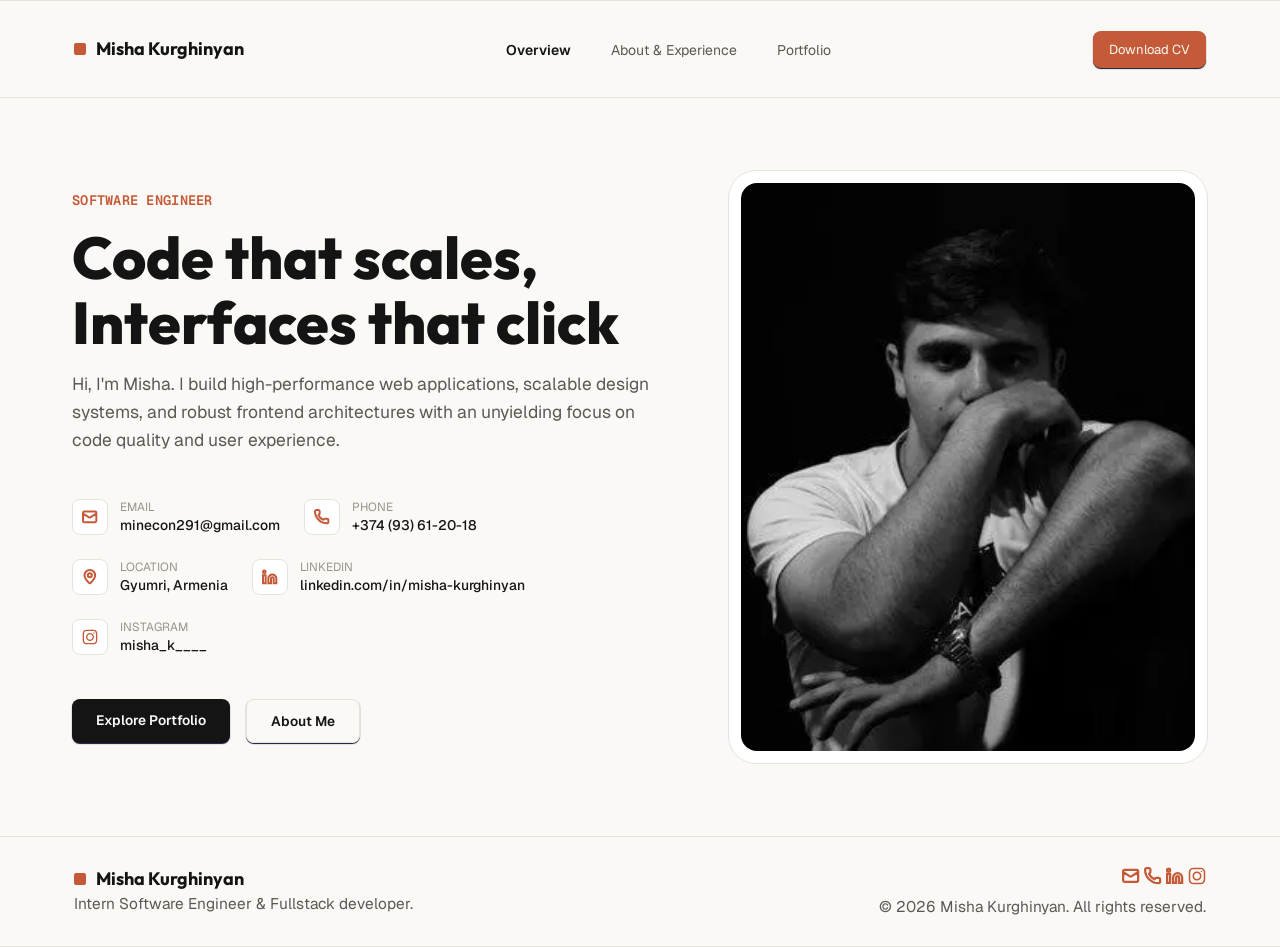
<file: index.html>
<!doctype html>
<html lang="en">
  <head>
    <meta charset="UTF-8" >
    <meta name="viewport" content="width=device-width, initial-scale=1.0" >
    <meta
      name="description"
      content="CV that contains some information about Misha Kurghinyan."
    >
    <link rel="stylesheet" href="styles/home.css" >
    <link rel="stylesheet" href="styles/about.css" >
    <link rel="stylesheet" href="styles/portfolio.css" >
    <link rel="stylesheet" href="styles/main.css" >
    <script src="scripts/hamburger.js" defer></script>
    <script src="scripts/navigation.js" defer></script>
    <script src="scripts/portfolio-category.js" defer></script>
    <title>Misha Kurghinyan | CV</title>
  </head>
  <body>
    <header class="header content">
      <a href="index.html">
        <h1>
          <span class="mobile-text title logo">Misha K.</span>
          <span class="desktop-text title logo">Misha Kurghinyan</span>
        </h1>
      </a>

      <nav aria-label="Main Navigation">
        <ul class="nav-links">
          <li><a href="#home" class="active" data-link>Overview</a></li>
          <li><a href="#about" data-link>About & Experience</a></li>
          <li><a href="#portfolio" data-link>Portfolio</a></li>
        </ul>
      </nav>

      <a
        href="assets/cv/misha-kurghinyan-cv.pdf"
        download="misha-kurghinyan-cv.pdf"
        class="action-btn download"
      >
        Download CV
      </a>
      <button
        id="hamburger"
        class="icon-button hamburger"
        aria-label="Toggle navigation menu"
        aria-expanded="false"
        aria-controls="hamburger-component"
      >
        <img
          src="assets/icons/hamburger.svg"
          alt=""
          class="hamburger-icon"
          width="24"
          height="24"
        >
      </button>
      <div id="hamburger-component" class="hamburger-component">
        <nav aria-label="Main Navigation">
          <ul class="hamburger_nav-links">
            <li><a href="#home" class="active" data-link>Overview</a></li>
            <li><a href="#about" data-link>About & Experience</a></li>
            <li><a href="#portfolio" data-link>Portfolio</a></li>
          </ul>
          <button
            id="close"
            class="icon-button close"
            aria-expanded="true"
            aria-label="Close Navigation Menu"
            aria-controls="hamburger-component"
          >
            <img
              src="assets/icons/close.svg"
              alt=""
              class="close-icon"
              width="24"
              height="24"
            >
          </button>
        </nav>
        <a
          href="assets/cv/misha-kurghinyan-cv.pdf"
          download="misha-kurghinyan-cv.pdf"
          class="action-btn download-mobile"
        >
          Download CV
        </a>
      </div>
    </header>

    <main class="main content">
      <section id="home" class="page-section active">
        <h2 class="visually-hidden">Home Page</h2>
        <article class="information">
          <div class="information-main">
            <span class="highlighted-text information-main_profession">
              SOFTWARE ENGINEER
            </span>
            <p class="title information-main_role">
              Code that scales, Interfaces that click
            </p>
            <p class="information-main_description">
              Hi, I'm Misha. I build high-performance web applications, scalable
              design systems, and robust frontend architectures with an
              unyielding focus on code quality and user experience.
            </p>
          </div>

          <div class="information-contacts">
            <div class="information-contact">
              <a
                href="mailto:minecon291@gmail.com"
                class="information-contact_icon"
                aria-label="Send Email"
              >
                <img
                  src="assets/icons/email.svg"
                  alt=""
                  width="16"
                  height="16"
                >
              </a>
              <div class="information-contact_text">
                <h3 class="information-contact_text-title">EMAIL</h3>
                <a
                  href="mailto:minecon291@gmail.com"
                  class="information-contact_text-description"
                >
                  minecon291@gmail.com
                </a>
              </div>
            </div>

            <div class="information-contact">
              <a
                href="tel:+37493612018"
                class="information-contact_icon"
                aria-label="Call Phone Number"
              >
                <img
                  src="assets/icons/phone.svg"
                  alt=""
                  width="16"
                  height="16"
                >
              </a>
              <div class="information-contact_text">
                <h3 class="information-contact_text-title">PHONE</h3>
                <a
                  href="tel:+37493612018"
                  class="information-contact_text-description"
                >
                  +374 (93) 61-20-18
                </a>
              </div>
            </div>

            <div class="information-contact">
              <a
                href="https://www.google.com/maps/place/Gyumri/@40.7929026,43.8464971,13z"
                target="_blank"
                rel="noopener noreferrer"
                class="information-contact_icon"
                aria-label="View Location on Maps"
              >
                <img
                  src="assets/icons/location.svg"
                  alt=""
                  width="16"
                  height="16"
                >
              </a>
              <div class="information-contact_text">
                <h3 class="information-contact_text-title">LOCATION</h3>
                <a
                  href="https://www.google.com/maps/place/Gyumri/@40.7929026,43.8464971,13z"
                  target="_blank"
                  rel="noopener noreferrer"
                  class="information-contact_text-description"
                >
                  Gyumri, Armenia
                </a>
              </div>
            </div>

            <div class="information-contact">
              <a
                href="https://www.linkedin.com/in/misha-kurghinyan-579920340/"
                target="_blank"
                rel="noopener noreferrer"
                class="information-contact_icon"
                aria-label="LinkedIn Profile"
              >
                <img
                  src="assets/icons/linkedin.svg"
                  alt=""
                  width="16"
                  height="16"
                >
              </a>
              <div class="information-contact_text">
                <h3 class="information-contact_text-title">LINKEDIN</h3>
                <a
                  href="https://www.linkedin.com/in/misha-kurghinyan-579920340/"
                  target="_blank"
                  rel="noopener noreferrer"
                  class="information-contact_text-description"
                >
                  linkedin.com/in/misha-kurghinyan
                </a>
              </div>
            </div>

            <div class="information-contact">
              <a
                href="https://www.instagram.com/misha_k____/"
                target="_blank"
                rel="noopener noreferrer"
                class="information-contact_icon"
                aria-label="Instagram Profile"
              >
                <img
                  src="assets/icons/instagram.svg"
                  alt=""
                  width="16"
                  height="16"
                >
              </a>
              <div class="information-contact_text">
                <h3 class="information-contact_text-title">INSTAGRAM</h3>
                <a
                  href="https://www.instagram.com/misha_k____/"
                  target="_blank"
                  rel="noopener noreferrer"
                  class="information-contact_text-description"
                >
                  misha_k____
                </a>
              </div>
            </div>
          </div>

          <div class="information-nav">
            <a
              href="#portfolio"
              class="action-btn information-nav_link portfolio-link"
              data-link
            >
              Explore Portfolio
            </a>
            <a
              href="#about"
              class="action-btn information-nav_link about-link"
              data-link
            >
              About Me
            </a>
          </div>
        </article>

        <figure class="picture-container profile-picture">
          <img
            src="assets/images/profile.webp"
            alt="Misha Kurghinyan"
            width="456"
            height="576"
          >
        </figure>
      </section>
      <section id="about" class="page-section">
        <h2 class="visually-hidden">About</h2>
        <article class="about-left-block">
          <div class="about-bio-block">
            <span class="highlighted-text sub-title">THE STORY</span>
            <h2 class="title bio-title">
              Where backend architecture meets frontend design
            </h2>
            <p class="bio-description">
              I believe great interfaces are engineered, not just styled. My
              background spans both backend systems and frontend architecture,
              giving me a distinct perspective on component scalability, state
              management, and visual precision.
            </p>
          </div>

          <hr aria-hidden="true" >

          <div class="about-skills-block">
            <span class="sub-title">LANGUAGES</span>
            <div class="about-skills">
              <div class="about-skill-row">
                <label class="title about-progress-label" for="arm"
                  >Armenian</label
                >
                <progress
                  id="arm"
                  max="100"
                  value="100"
                  aria-valuetext="Native Speaker"
                >
                  Native
                </progress>
              </div>
              <div class="about-skill-row">
                <label class="title about-progress-label" for="rus"
                  >Russian</label
                >
                <progress
                  id="rus"
                  max="100"
                  value="80"
                  aria-valuetext="C1 Advanced"
                >
                  C1
                </progress>
              </div>
              <div class="about-skill-row">
                <label class="title about-progress-label" for="en"
                  >English</label
                >
                <progress
                  id="en"
                  max="100"
                  value="56"
                  aria-valuetext="B1+ Upper Intermediate"
                >
                  B1+
                </progress>
              </div>
            </div>
          </div>

          <hr aria-hidden="true">

          <div class="about-skills-block">
            <span class="sub-title">SKILLS</span>
            <div class="about-skills">
              <div class="about-skill-row">
                <label class="title about-progress-label" for="html"
                  >HTML</label
                >
                <progress id="html" max="100" value="50">50%</progress>
              </div>
              <div class="about-skill-row">
                <label class="title about-progress-label" for="css">CSS</label>
                <progress id="css" max="100" value="50">50%</progress>
              </div>
              <div class="about-skill-row">
                <label class="title about-progress-label desktop" for="JS"
                  >JavaScript</label
                >
                <label class="title about-progress-label mobile" for="JS"
                  >JS</label
                >
                <progress id="JS" max="100" value="50">50%</progress>
              </div>
              <div class="about-skill-row">
                <label class="title about-progress-label" for="rjs"
                  >ReactJS</label
                >
                <progress id="rjs" max="100" value="35">35%</progress>
              </div>
              <div class="about-skill-row">
                <label class="title about-progress-label" for="nxtjs"
                  >NextJS</label
                >
                <progress id="nxtjs" max="100" value="30">30%</progress>
              </div>
              <div class="about-skill-row">
                <label class="title about-progress-label" for="vite"
                  >Vite</label
                >
                <progress id="vite" max="100" value="25">25%</progress>
              </div>
              <div class="about-skill-row">
                <label class="title about-progress-label" for="ndjs"
                  >NodeJS</label
                >
                <progress id="ndjs" max="100" value="30">30%</progress>
              </div>
              <div class="about-skill-row">
                <label class="title about-progress-label" for="xprsjs"
                  >ExpressJS</label
                >
                <progress id="xprsjs" max="100" value="35">35%</progress>
              </div>
              <div class="about-skill-row">
                <label class="title about-progress-label" for="nstjs"
                  >NestJS</label
                >
                <progress id="nstjs" max="100" value="30">30%</progress>
              </div>
              <div class="about-skill-row">
                <label class="title about-progress-label" for="msql"
                  >MySQL</label
                >
                <progress id="msql" max="100" value="30">30%</progress>
              </div>
              <div class="about-skill-row">
                <label class="title about-progress-label desktop" for="psql"
                  >PortgreSQL</label
                >
                <label class="title about-progress-label mobile" for="psql"
                  >PSQL</label
                >
                <progress id="psql" max="100" value="30">30%</progress>
              </div>
              <div class="about-skill-row">
                <label class="title about-progress-label" for="mdb"
                  >MongoDB</label
                >
                <progress id="mdb" max="100" value="20">20%</progress>
              </div>
              <div class="about-skill-row">
                <label class="title about-progress-label" for="docker"
                  >Docker</label
                >
                <progress id="docker" max="100" value="15">15%</progress>
              </div>
            </div>
          </div>
        </article>

        <hr aria-hidden="true" class="mobile-hr" >

        <article class="about-right-block">
          <div class="about-education-block">
            <span class="sub-title">EDUCATION TIMELINE</span>
            <div class="about-education_row">
              <span
                class="highlighted-text about-education-period"
                style="grid-area: period"
              >
                2021 - 2024
              </span>
              <h3 class="title profession-name" style="grid-area: profession">
                Gyumri Craftsman State School No. 4
              </h3>
              <h4 class="school-name" style="grid-area: school">
                Student - Computer Operator
              </h4>
              <p class="education-description" style="grid-area: description">
                Completed a 3-year practical program focused on PC hardware
                assembly, component installation, and setting up wired/wireless
                network connections. Developed operational proficiency across
                core desktop software, including Microsoft Office (Word, Excel,
                PowerPoint), Adobe Photoshop, and CorelDRAW for graphic asset
                creation.
              </p>
            </div>
            <div class="about-education_row">
              <span
                class="highlighted-text about-education-period"
                style="grid-area: period"
              >
                2012 - 2021
              </span>
              <h3 class="title profession-name" style="grid-area: profession">
                Gyumri Secondary School No. 23
              </h3>
              <h4 class="school-name" style="grid-area: school">Student</h4>
              <p class="education-description" style="grid-area: description">
                Completed standard secondary education covering core academic
                disciplines, including mathematics, sciences, literature, and
                social studies.
              </p>
            </div>
            <div class="about-education_row">
              <span
                class="highlighted-text about-education-period"
                style="grid-area: period"
              >
                2011 - 2012
              </span>
              <h3 class="title profession-name" style="grid-area: profession">
                Gyumri Primary School No. 21
              </h3>
              <h4 class="school-name" style="grid-area: school">Student</h4>
              <p class="education-description" style="grid-area: description">
                Attended Grade 1; completed foundational early-childhood
                literacy and basic math modules.
              </p>
            </div>
          </div>

          <hr aria-hidden="true" >

          <div class="about-hobbies_block">
            <span class="sub-title">HOBBIES</span>
            <div class="about-hobbies_list">
              <div class="hobby">
                <img
                  src="assets/icons/read.svg"
                  width="24"
                  height="24"
                  alt=""
                >
                <span class="about-hobby">Reading</span>
              </div>
              <div class="hobby">
                <img
                  src="assets/icons/study.svg"
                  width="24"
                  height="24"
                  alt=""
                >
                <span class="about-hobby">Learning</span>
              </div>
              <div class="hobby">
                <img
                  src="assets/icons/piano.svg"
                  width="24"
                  height="24"
                  alt=""
                >
                <span class="about-hobby">Piano</span>
              </div>
              <div class="hobby">
                <img
                  src="assets/icons/guitar.svg"
                  width="24"
                  height="24"
                  alt=""
                >
                <span class="about-hobby">Guitar</span>
              </div>
              <div class="hobby">
                <img src="assets/icons/run.svg" width="24" height="24" alt="" >
                <span class="about-hobby">Walking</span>
              </div>
              <div class="hobby">
                <img src="assets/icons/run.svg" width="24" height="24" alt="" >
                <span class="about-hobby">Running</span>
              </div>
              <div class="hobby" style="border: none">
                <img src="assets/icons/gym.svg" width="24" height="24" alt="" >
                <span class="about-hobby">GYM</span>
              </div>
            </div>
          </div>
        </article>
      </section>
      <section id="portfolio" class="page-section">
        <h2 class="visually-hidden">Portfolio Page</h2>
        <div class="portfolio-intro">
          <span class="highlighted-text sub-title">SELECTED ARCHIVE</span>
          <h2 class="title portfolio-title">Selected Projects</h2>
        </div>
        <div class="portfolio-category-bar" role="tablist">
          <button
            id="tab-all"
            type="button"
            role="tab"
            aria-controls="all-portfolio"
            aria-selected="true"
            data-category-name="all"
            class="action-btn category active"
          >
            <span class="desktop">All Projects</span>
            <span class="mobile">All</span>
          </button>
          <button
            id="tab-programming"
            type="button"
            role="tab"
            class="action-btn category"
            aria-controls="all-portfolio"
            aria-selected="false"
            data-category-name="programming"
          >
            <span>Programming</span>
          </button>
          <button
            id="tab-photoshop"
            type="button"
            role="tab"
            aria-controls="all-portfolio"
            class="action-btn category"
            aria-selected="false"
            data-category-name="photoshop"
          >
            <span class="desktop">Photoshop</span>
            <span class="mobile">Ps</span>
          </button>
        </div>
        <div id="all-portfolio" class="portfolio-content" role="tabpanel" aria-labelledby="tab-all">
          <section
            id="programming"
            class="programming portfolio-section active"
            tabindex="0"
          >
            <h2 class="visually-hidden">Programming projects</h2>
            <article class="picture-container portfolio-picture-container">
              <img
                src="assets/images/chat.webp"
                alt="Fullstack Chat Application Interface"
                class="portfolio-picture"
                width="600"
                height="375"
              >
              <div class="info-block">
                <div class="title-container">
                  <span class="highlighted-text portfolio-info"
                    >Programming</span
                  >
                  <a
                    href="https://client-production-b9fd.up.railway.app/"
                    target="_blank"
                    rel="noopener noreferrer"
                  >
                    <img
                      src="assets/icons/arrow-up-right.svg"
                      width="10"
                      height="10"
                      alt="Visit Fullstack Chat Web App (opens in new tab)"
                    >
                  </a>
                </div>
                <h3 class="title portfolio-title">Fullstack Chat Web App</h3>
                <p class="portfolio-description">
                  An app where you can join chats, create, edit and delete your
                  chats, register your user and have a conversation in real-time
                  chats.
                </p>
              </div>
            </article>
            <article class="picture-container portfolio-picture-container">
              <img
                src="assets/images/pics-app.webp"
                alt="Web App Picture"
                class="portfolio-picture"
                width="600"
                height="375"
              >
              <div class="info-block">
                <div class="title-container">
                  <span class="highlighted-text portfolio-info"
                    >Programming</span
                  >
                  <a
                    href="https://www.youtube.com/watch?v=ddu4nZ08lgo&t=1s"
                    target="_blank"
                    rel="noopener noreferrer"
                  >
                    <img
                      src="assets/icons/arrow-up-right.svg"
                      width="10"
                      height="10"
                      alt="Watch the video of how the Web Application works."
                    >
                  </a>
                </div>
                <h3 class="title portfolio-title">Fullstack Gallery Web App</h3>
                <p class="portfolio-description">
                  Created in NextJS, web application where you can register,
                  post, like and delete your images, which will be saved in the
                  cloud.
                </p>
              </div>
            </article>
          </section>
          <hr aria-hidden="true" class="category-hr active" >
          <section
            id="photoshop"
            class="photoshop portfolio-section active"
            tabindex="0"
          >
            <h2 class="visually-hidden">Photoshop compositions</h2>
            <img
              loading="lazy"
              class="portfolio-photo"
              src="assets/images/photoshop/coca-cola.webp"
              alt="A rabbit looking at the passing by Coca Cola delivery truck"
              decoding="async"
              width="310"
              height="175"
            >
            <img
              loading="lazy"
              class="portfolio-photo"
              src="assets/images/photoshop/brba-enjoyers.webp"
              alt="Two people sitting together watching Breaking Bad on TV"
              decoding="async"
              width="310"
              height="175"
            >
            <img
              loading="lazy"
              class="portfolio-photo"
              src="assets/images/photoshop/dead-king.webp"
              alt="Human skeleton wearing a crown sitting on a throne"
              decoding="async"
              width="310"
              height="210"
            >
            <img
              loading="lazy"
              class="portfolio-photo"
              src="assets/images/photoshop/double-exp1.webp"
              alt="Double exposure composition of a woman's portrait blended with snowy mouuntains"
              decoding="async"
              width="310"
              height="310"
            >
            <img
              loading="lazy"
              class="portfolio-photo"
              src="assets/images/photoshop/double-exp2.webp"
              alt="Double exposure composition of a woman's side profile blended with city lights"
              decoding="async"
              width="310"
              height="425"
            >
            <img
              loading="lazy"
              class="portfolio-photo"
              src="assets/images/photoshop/field.webp"
              alt="Scenic landscape depicting animals in a field"
              decoding="async"
              width="310"
              height="175"
            >
            <img
              loading="lazy"
              class="portfolio-photo"
              src="assets/images/photoshop/knight.webp"
              alt="Armored knight standing under full moonlight"
              decoding="async"
              width="310"
              height="480"
            >
            <img
              loading="lazy"
              class="portfolio-photo"
              src="assets/images/photoshop/last-of-us.webp"
              alt="Young girl looking down at a crashed commercial airplane in a post-apocalyptic setting"
              decoding="async"
              width="310"
              height="175"
            >
            <img
              loading="lazy"
              class="portfolio-photo"
              src="assets/images/photoshop/magic-tree.webp"
              alt="Mythical dragon flying near a glowing, floating tree"
              decoding="async"
              width="310"
              height="550"
            >
            <img
              loading="lazy"
              class="portfolio-photo"
              src="assets/images/photoshop/man-in-cave.webp"
              alt="Explorer and his dog discovering glowing treasure inside a dark cave"
              decoding="async"
              width="310"
              height="165"
            >
            <img
              loading="lazy"
              class="portfolio-photo"
              src="assets/images/photoshop/pair-on-beach.webp"
              alt="Couple sitting inside a wooden boat on a beach looking at each other"
              decoding="async"
              width="310"
              height="175"
            >
            <img
              loading="lazy"
              class="portfolio-photo"
              src="assets/images/photoshop/robot.webp"
              alt="Metallic robot reaching out to touch a glowing butterfly"
              decoding="async"
              width="310"
              height="180"
            >
            <img
              loading="lazy"
              class="portfolio-photo"
              src="assets/images/photoshop/war.webp"
              alt="Warrior on horseback shouting with raised sword in battle"
              decoding="async"
              width="310"
              height="130"
            >
            <img
              loading="lazy"
              class="portfolio-photo"
              src="assets/images/photoshop/village.webp"
              alt="Man resting near a cottage looking at a picturous countryside landscape"
              decoding="async"
              width="310"
              height="245"
            >
            <img
              loading="lazy"
              class="portfolio-photo"
              src="assets/images/photoshop/soldiers.webp"
              alt="Soldier inside a military helicopter preparing to jump out"
              decoding="async"
              width="310"
              height="195"
            >
          </section>
        </div>
      </section>
    </main>

    <footer class="footer content">
      <div class="footer-left">
        <div class="footer-brand">
          <a href="index.html">
            <span class="mobile-text title logo">Misha K.</span>
            <span class="desktop-text title logo">Misha Kurghinyan</span></a
          >
          <p class="footer-tagline">
            Intern Software Engineer & Fullstack developer.
          </p>
        </div>
      </div>

      <div class="footer-right">
        <div class="footer-socials">
          <a
            href="mailto:minecon291@gmail.com"
            class="icon-button footer-social_icon"
          >
            <img
              src="assets/icons/email.svg"
              alt="Email minecon291@gmail.com"
              width="18"
              height="18"
              loading="lazy"
            >
          </a>

          <a href="tel:+37493612018" class="icon-button footer-social_icon">
            <img
              src="assets/icons/phone.svg"
              alt="Call Misha Kurghinyan"
              width="18"
              height="18"
              loading="lazy"
            >
          </a>

          <a
            href="https://www.linkedin.com/in/misha-kurghinyan-579920340"
            target="_blank"
            rel="noopener noreferrer"
            class="icon-button footer-social_icon"
          >
            <img
              src="assets/icons/linkedin.svg"
              alt="LinkedIn profile of Misha Kurghinyan (opens in new tab)"
              width="18"
              height="18"
              loading="lazy"
            >
          </a>

          <a
            href="https://www.instagram.com/misha_k____"
            target="_blank"
            rel="noopener noreferrer"
            class="icon-button footer-social_icon"
          >
            <img
              src="assets/icons/instagram.svg"
              alt="Instagram profile of Misha Kurghinyan (opens in new tab)"
              width="18"
              height="18"
              loading="lazy"
            >
          </a>
        </div>
        <p class="footer-copyright">
          &copy; 2026 Misha Kurghinyan. All rights reserved.
        </p>
      </div>
    </footer>
  </body>
</html>
</file>
<file: styles/home.css>
#home {
  align-items: center;
  gap: clamp(2.5rem, 1.786rem + 3.571vw, 5rem);
}

.information {
  flex: 1;
  min-width: 470px;
  display: flex;
  flex-direction: column;
  gap: clamp(1.5rem, 1.071rem + 2.143vw, 3rem);
}

.information-main {
  flex: 1;
  display: flex;
  flex-direction: column;
  gap: 16px;
}

.information-main_profession {
  font-size: clamp(0.75rem, 0.714rem + 0.179vw, 0.875rem);
  font-weight: 600;
  letter-spacing: 0.02em;
}

.information-main_role {
  font-size: clamp(1.75rem, 1.107rem + 3.214vw, 4rem);
  line-height: 1.1;
}

.information-main_description {
  font-size: clamp(0.875rem, 0.804rem + 0.357vw, 1.125rem);
  line-height: 1.6;
}

.information-contacts {
  flex: 1;
  display: flex;
  flex-wrap: wrap;
  gap: 24px;
}

.information-contact {
  display: flex;
  gap: 12px;
}

.information-contact_icon {
  display: flex;
  justify-content: center;
  align-items: center;
  width: 36px;
  border: 1px solid var(--border-color);
  border-radius: 8px;
  aspect-ratio: 1/1;
  background-color: var(--icon-background);
  transition: background-color 0.3s ease;
}

.information-contact_icon:hover,
.information-contact_icon:focus-visible {
  background-color: var(--border-color);
}

.information-contact_text {
  display: flex;
  flex-direction: column;
  gap: 2px;
}

.information-contact_text-title {
  color: var(--list-label);
  font-size: clamp(0.688rem, 0.67rem + 0.089vw, 0.75rem);
  font-weight: normal;
}

.information-contact_text-description {
  font-size: clamp(0.813rem, 0.795rem + 0.089vw, 0.875rem);
  font-weight: 500;
  color: var(--primary);
}

.information-nav {
  display: flex;
  gap: 16px;
  width: fit-content;
}

.information-nav_link {
  border-radius: 8px;
  font-weight: 600;
  padding-block: 0.75rem;
  padding-inline: 1.5rem;
  box-shadow: 0 1px 1px var(--shadow-color);
}

.information-nav_link:active {
  box-shadow: none;
}

.about-link,
.portfolio-link {
  font-size: clamp(0.75rem, 0.714rem + 0.179vw, 0.875rem);
}

.about-link {
  color: var(--primary);
  border: 1px solid var(--border-color);
}

.portfolio-link {
  color: var(--background-color);
  background-color: var(--primary);
}

.profile-picture {
  width: 480px;
  padding: 12px;
  border-radius: 28px;
}

.profile-picture img {
  aspect-ratio: 4/5;
  width: 100%;
  height: auto;

  object-fit: cover;
  border-radius: 16px;
}

@media (max-width: 1130px) {
  #home {
    flex-direction: column-reverse;
  }
  .information {
    min-width: unset;
    width: 100%;
  }
  .profile-picture {
    width: min(100%, 400px);
    max-height: 500px;
  }
}

@media (max-width: 860px) {
  .information-nav {
    width: 100%;
    flex-direction: column;
    order: 1;
  }

  .information-contacts {
    order: 2;
  }

  .information-nav_link {
    width: 100%;
  }
}
</file>
<file: styles/about.css>
#about {
  gap: clamp(2rem, 1.1429rem + 4.2857vw, 5rem);
}

.bio-title {
  font-size: clamp(1rem, 0.5714rem + 2.1429vw, 2.5rem);
}

.bio-description {
  line-height: 1.6;
  font-size: clamp(0.6rem, 0.4857rem + 0.5714vw, 1rem);
}

.about-progress-label {
  font-weight: 500;
  font-size: clamp(0.4375rem, 0.2375rem + 1vw, 0.875rem);
}

.about-education-period {
  font-weight: 500;
  font-size: clamp(0.5rem, 0.2857rem + 1.0714vw, 0.8125rem);
}

.profession-name {
  font-size: clamp(0.75rem, 0.5357rem + 1.0714vw, 1.125rem);
  font-weight: 600;
}

.school-name {
  color: var(--secondary);
  font-size: clamp(0.625rem, 0.4464rem + 0.8929vw, 1rem);
  font-weight: 500;
}

.education-description {
  font-size: clamp(0.4375rem, 0.3125rem + 0.625vw, 0.875rem);
  line-height: 1.5;
}

.about-hobby {
  font-size: 18px;
  font-weight: 600;
  font-family: "Outfit", sans-serif;
  color: var(--primary);
}

.about-left-block {
  max-width: 480px;
}

.about-right-block {
  flex: 1;
}

.about-left-block,
.about-right-block {
  display: flex;
  flex-direction: column;
  gap: clamp(2rem, 1.6429rem + 1.4286vw, 3rem);
}

.about-bio-block {
  width: 100%;
  display: flex;
  flex-direction: column;
  gap: clamp(0.75rem, 0.6786rem + 0.3571vw, 1rem);
}

.about-skills,
.about-skills-block {
  display: flex;
  flex-direction: column;
  width: 100%;
}

.about-skills-block {
  gap: clamp(1rem, 0.8571rem + 0.7143vw, 1.5rem);
}

.about-skills {
  gap: clamp(0.75rem, 0.6786rem + 0.3571vw, 1rem);
}

.about-skill-row {
  display: flex;
  justify-content: space-between;
  align-items: center;
}

.about-education-block,
.about-hobbies_block {
  display: flex;
  flex-direction: column;
}

.about-education-block {
  gap: clamp(1.5rem, 1.3571rem + 0.7143vw, 2rem);
}

.about-hobbies_block {
  gap: clamp(0.75rem, 0.5357rem + 1.0714vw, 1.5rem);
}

.about-education_row {
  display: grid;
  grid-template-areas:
    "period profession"
    "period school"
    "period description";
  grid-template-columns: max-content 1fr;
  gap: 8px 64px;
}

.about-hobbies_list {
  flex: 1;
  display: flex;
  flex-wrap: wrap;
  gap: 6px;
}

.hobby {
  display: flex;
  align-items: center;
  gap: 6px;
  padding-right: 6px;
  border-right: 1px solid var(--highlight);
}

.mobile-hr {
  width: 100%;
  display: none;
}

@media (max-width: 1130px) {
  #about {
    flex-direction: column;
    align-items: center;
  }

  .about-left-block,
  .about-right-block {
    width: 100%;
  }

  .about-left-block {
    max-width: clamp(60%, -85.8065% + 129.0323vw, 100%);
  }

  .about-skills {
    padding-inline: clamp(0rem, -0.7901rem + 3.9506vw, 2rem);
  }

  .mobile-hr {
    display: block;
  }
}

@media (max-width: 860px) {
  .about-education_row {
    display: grid;
    grid-template-areas:
      "profession period "
      "school school"
      "description description";
    grid-template-columns: 1fr max-content;
    gap: 8px 64px;
  }
}
</file>
<file: styles/portfolio.css>
#portfolio {
  flex-direction: column;
  gap: clamp(1.5rem, 1.0714rem + 2.1429vw, 3rem);
}

.portfolio-title {
  font-size: clamp(1.75rem, 1.3929rem + 1.7857vw, 3rem);
}

.portfolio-intro {
  flex: 1;
  display: flex;
  flex-direction: column;
  gap: clamp(0.5rem, 0.3571rem + 0.7143vw, 1rem);
}

.portfolio-info {
  font-size: 11px;
  font-weight: normal;
}

.portfolio-title {
  font-size: 20px;
  font-weight: 600;
}

.portfolio-category-bar {
  flex: 1;
  display: flex;
  align-items: center;
  gap: clamp(0.5rem, 0.4286rem + 0.3571vw, 0.75rem);
}

.category {
  border-radius: 999px;
  padding: 6px 12px;
  border: 1px solid var(--border-color);
  font-size: 12px;
  font-weight: 600;
  color: var(--secondary);
  background-color: #0000;
}

.category.active {
  background-color: var(--primary);
  color: var(--background-color);
}

.portfolio-content {
  flex: 1;
  display: flex;
  flex-direction: column;
  gap: 48px;
}

.portfolio-picture-container {
  display: flex;
  flex-direction: column;
  gap: 16px;
  padding: 12px;
  border-radius: 24px;
}

.portfolio-picture {
  width: 100%;
  height: auto;
  aspect-ratio: 16/10;
  object-fit: cover;
  border: 1px solid var(--border-color);
  border-radius: 12px;
}

.title-container {
  width: 100%;
  display: flex;
  justify-content: space-between;
}

.info-block {
  display: flex;
  flex-direction: column;
  gap: 8px;
}

.programming {
  display: none;
  width: 100%;
  grid-template-columns: 1fr 1fr;
  gap: 24px;
}

.programming.active {
  display: grid;
}

.photoshop {
  display: none;
  margin: 0 auto;
  width: 100%;
  columns: 4 250px;
  column-gap: 12px;
}

.photoshop.active {
  display: block;
}

.portfolio-photo {
  display: block;
  margin-bottom: 12px;
  border-radius: 12px;
  break-inside: avoid;
  max-width: 100%;
  width: 100%;
  height: auto;
}

.category-hr {
  display: none;
}
.category-hr.active {
  display: block;
}

@media (max-width: 860px) {
  .programming {
    grid-template-columns: 1fr;
  }
}
</file>
<file: styles/main.css>
@import url("https://fonts.googleapis.com/css2?family=Geist+Mono:ital,wght@0,100..900;1,100..900&family=Geist:ital,wght@0,100..900;1,100..900&family=Outfit:wght@100..900&display=swap");

:root {
  --primary: #141414;
  --secondary: #5a5955;
  --highlight: #c55a38;
  --highlight-hover: #9c462b;
  --border-color: #e4e3de;
  --background-color: #faf9f5;
  --list-label: #95948f;
  --icon-background: #ffffff;
  --shadow-color: #111233;
}

*,
*::before,
*::after {
  padding: 0;
  margin: 0;
  box-sizing: border-box;
}

body {
  display: flex;
  flex-direction: column;
  align-items: center;
  background-color: var(--background-color);
  font-family: "Geist", sans-serif;
  color: var(--secondary);
  min-height: 100vh;

  -webkit-font-smoothing: antialiased;
  -moz-osx-font-smoothing: grayscale;
  text-rendering: optimizeLegibility;
}

.visually-hidden {
  position: absolute;
  width: 1px;
  height: 1px;
  padding: 0;
  margin: -1px;
  overflow: hidden;
  clip: rect(0, 0, 0, 0);
  clip-path: inset(50%);
  white-space: nowrap;
  border: 0;
}

a {
  text-decoration: none;
}

.mobile {
  display: none;
}

hr {
  border: none;
  height: 1px;
  background-color: var(--border-color);
}

progress {
  -webkit-appearance: none;
  -moz-appearance: none;
  appearance: none;

  width: clamp(8.75rem, 7.8571rem + 4.4643vw, 11.25rem);
  height: 4px;
  border: none;
  border-radius: 9999px;
  background-color: var(--border-color);
  overflow: hidden;
}

progress::-webkit-progress-bar {
  background-color: var(--border-color);
  border-radius: 9999px;
}

progress::-webkit-progress-value {
  background-color: var(--highlight);
  border-radius: 9999px;
  transition: width 0.3s ease;
}

progress::-moz-progress-bar {
  background-color: var(--highlight);
  border-radius: 9999px;
}

.picture-container {
  display: flex;
  background-color: var(--icon-background);
  border: 1px solid var(--border-color);
}

input,
button,
textarea,
select {
  font-family: inherit;
}

.title {
  font-family: "Outfit", sans-serif;
  color: var(--primary);
  font-weight: 800;
}

.sub-title {
  font-family: "Geist Mono", monospace;
  font-weight: normal;
  font-size: clamp(0.75rem, 0.7143rem + 0.1786vw, 0.875rem);
  color: var(--primary);
}

.highlighted-text {
  font-family: "Geist Mono", monospace;
  color: var(--highlight);
}

.footer-tagline,
.footer-copyright {
  font-size: clamp(0.75rem, 0.6786rem + 0.3571vw, 1rem);
}

.content {
  display: flex;
  width: 100%;
  height: fit-content;
}

.main {
  flex: 1;
}

.header,
.footer {
  justify-content: space-between;
  align-items: center;
  padding-inline: clamp(2.5rem, 1.786rem + 3.571vw, 5rem);
  padding-block: clamp(1rem, 0.714rem + 1.429vw, 2rem);
  border-top: 1px solid var(--border-color);
  border-bottom: 1px solid var(--border-color);
}

.footer {
  flex-wrap: wrap;
}

.hamburger-component {
  display: none;
  flex-direction: column;
  justify-content: space-between;
  align-items: flex-start;
  position: fixed;
  top: 0;
  right: -100%;
  width: min(85%, 360px);
  height: 100vh;
  height: 100dvh;
  background-color: var(--icon-background);
  z-index: 999;
  transition:
    right 0.3s ease,
    display 0.3s ease allow-discrete;
  padding-top: max(24px, env(safe-area-inset-top));
  padding-inline: 24px;
  padding-bottom: max(24px, env(safe-area-inset-bottom));
  overflow-y: auto;
}

.hamburger-component.active {
  display: flex;
  right: 0;
  opacity: 1;

  @starting-style {
    right: -100%;
    opacity: 0;
  }
}

.hamburger-component nav {
  width: 100%;
  flex: 1;
  display: flex;
  align-items: flex-start;
  justify-content: space-between;
}

.logo {
  font-weight: 700;
  color: var(--primary);
  line-height: 1;
}

.logo::before {
  content: "";
  display: inline-block;
  margin-right: 10px;
  width: 12px;
  height: 12px;
  border-radius: 2px;
  background-color: var(--highlight);
  flex-shrink: 0;
}

.desktop-text {
  display: block;
  font-size: 18px;
}

.mobile-text {
  display: none;
  font-size: 16px;
}

.nav-links {
  gap: 40px;
  align-items: center;
}

.hamburger_nav-links {
  flex-direction: column;
  align-items: flex-start;
  gap: 24px;
}

.nav-links,
.hamburger_nav-links {
  list-style-type: none;
  display: flex;
}

.nav-links a,
.hamburger_nav-links a {
  outline: none;
  color: var(--secondary);
  font-size: 14px;
  transition: all 0.3s ease;
}

.nav-links a:hover,
.hamburger_nav-links a:hover,
.nav-links a:focus-visible,
.hamburger_nav-links a:focus-visible {
  color: var(--primary);
  font-weight: 500;
}

.nav-links a.active,
.hamburger_nav-links a.active {
  color: var(--primary);
  font-weight: 600;
}

.footer-left,
.footer-right {
  display: flex;
  flex-direction: column;
  gap: 12px;
}

.footer-right {
  align-items: flex-end;
}

.footer-brand {
  display: flex;
  flex-direction: column;
  gap: 6px;
}

.footer-socials {
  display: flex;
  gap: 4px;
}

.action-btn {
  cursor: pointer;
  text-align: center;
  transition: all 0.3s ease;
}

.download,
.download-mobile {
  box-shadow: 0 1px 1px var(--shadow-color);
  font-size: 13px;
  border-radius: 8px;
  padding: 10px 16px;
  border: none;
  background-color: var(--highlight);
  color: var(--background-color);
  outline: none;
}

.download:hover,
.download:focus-visible,
.download-mobile:hover,
.download-mobile:focus-visible {
  background-color: var(--highlight-hover);
}

.download:active,
.download-mobile:active {
  box-shadow: none;
}

.icon-button {
  display: flex;
  justify-content: center;
  align-items: center;
  border: none;
  background-color: #0000;
}

.hamburger {
  display: none;
}

.main {
  flex-direction: column;
  justify-content: flex-start;
  align-items: center;
}

.page-section {
  display: none;
  width: 100%;
  max-width: 1440px;
  padding: clamp(1.5rem, 0.5rem + 5vw, 5rem);
}

.page-section.active {
  display: flex;
}

@media (max-width: 860px) {
  .mobile,
  .mobile-text {
    display: block;
  }

  .desktop,
  .desktop-text {
    display: none;
  }

  .nav-links,
  .download {
    display: none;
  }

  .hamburger {
    display: block;
    cursor: pointer;
  }

  .close {
    cursor: pointer;
  }

  .footer {
    gap: 12px;
  }
  .footer-right {
    align-items: flex-start;
  }
}
</file>
